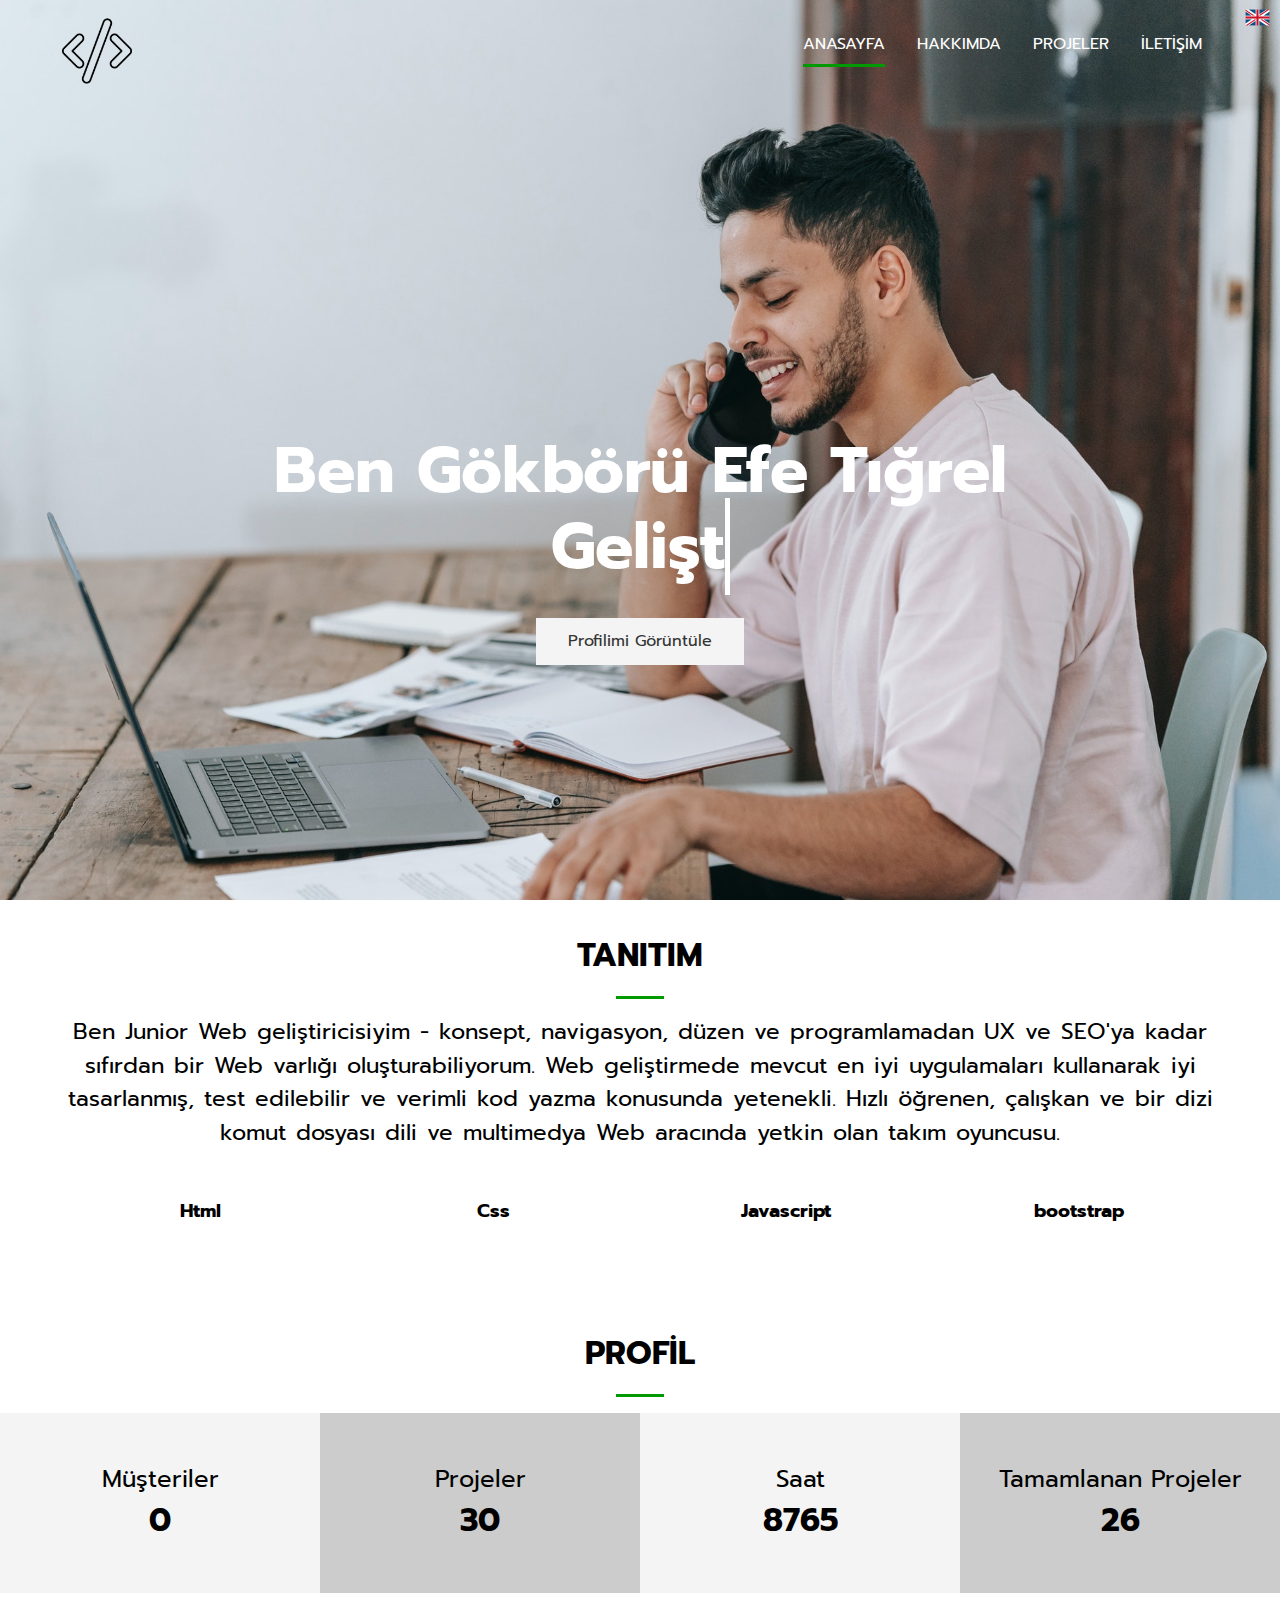
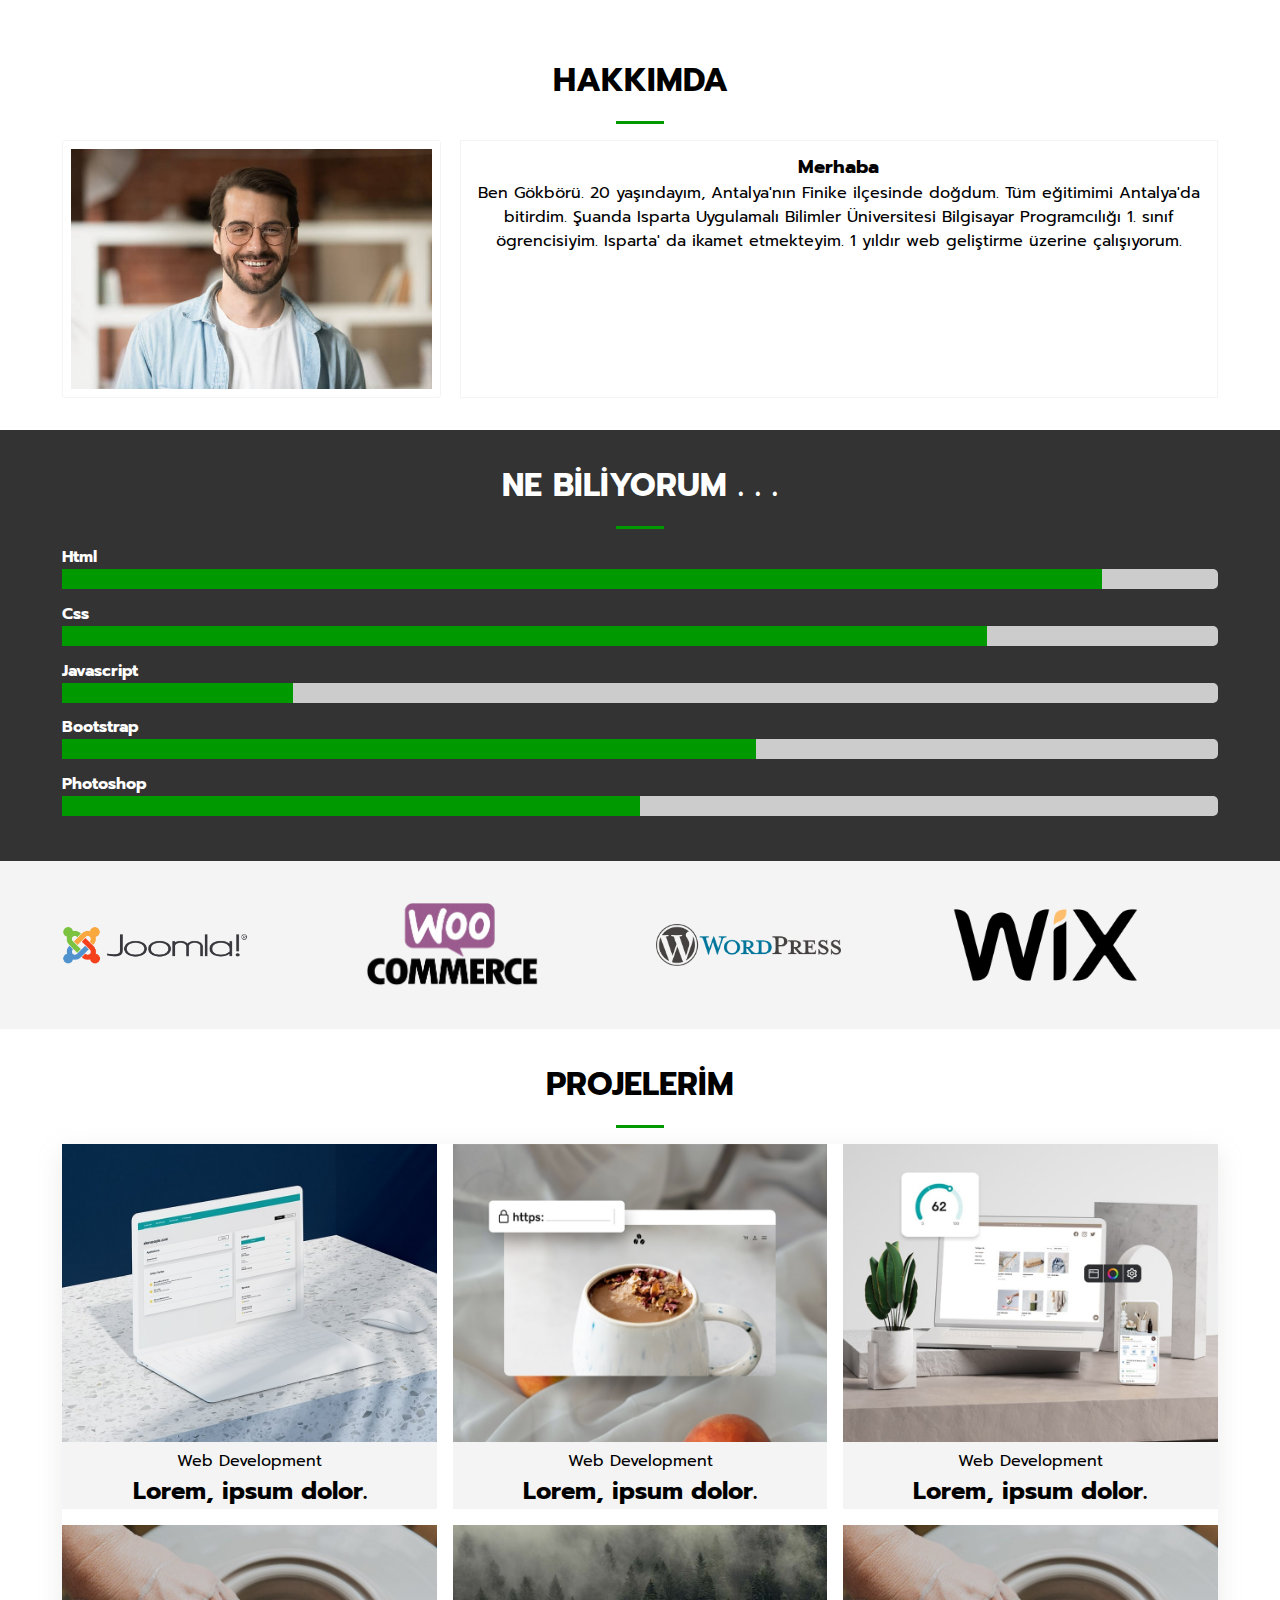
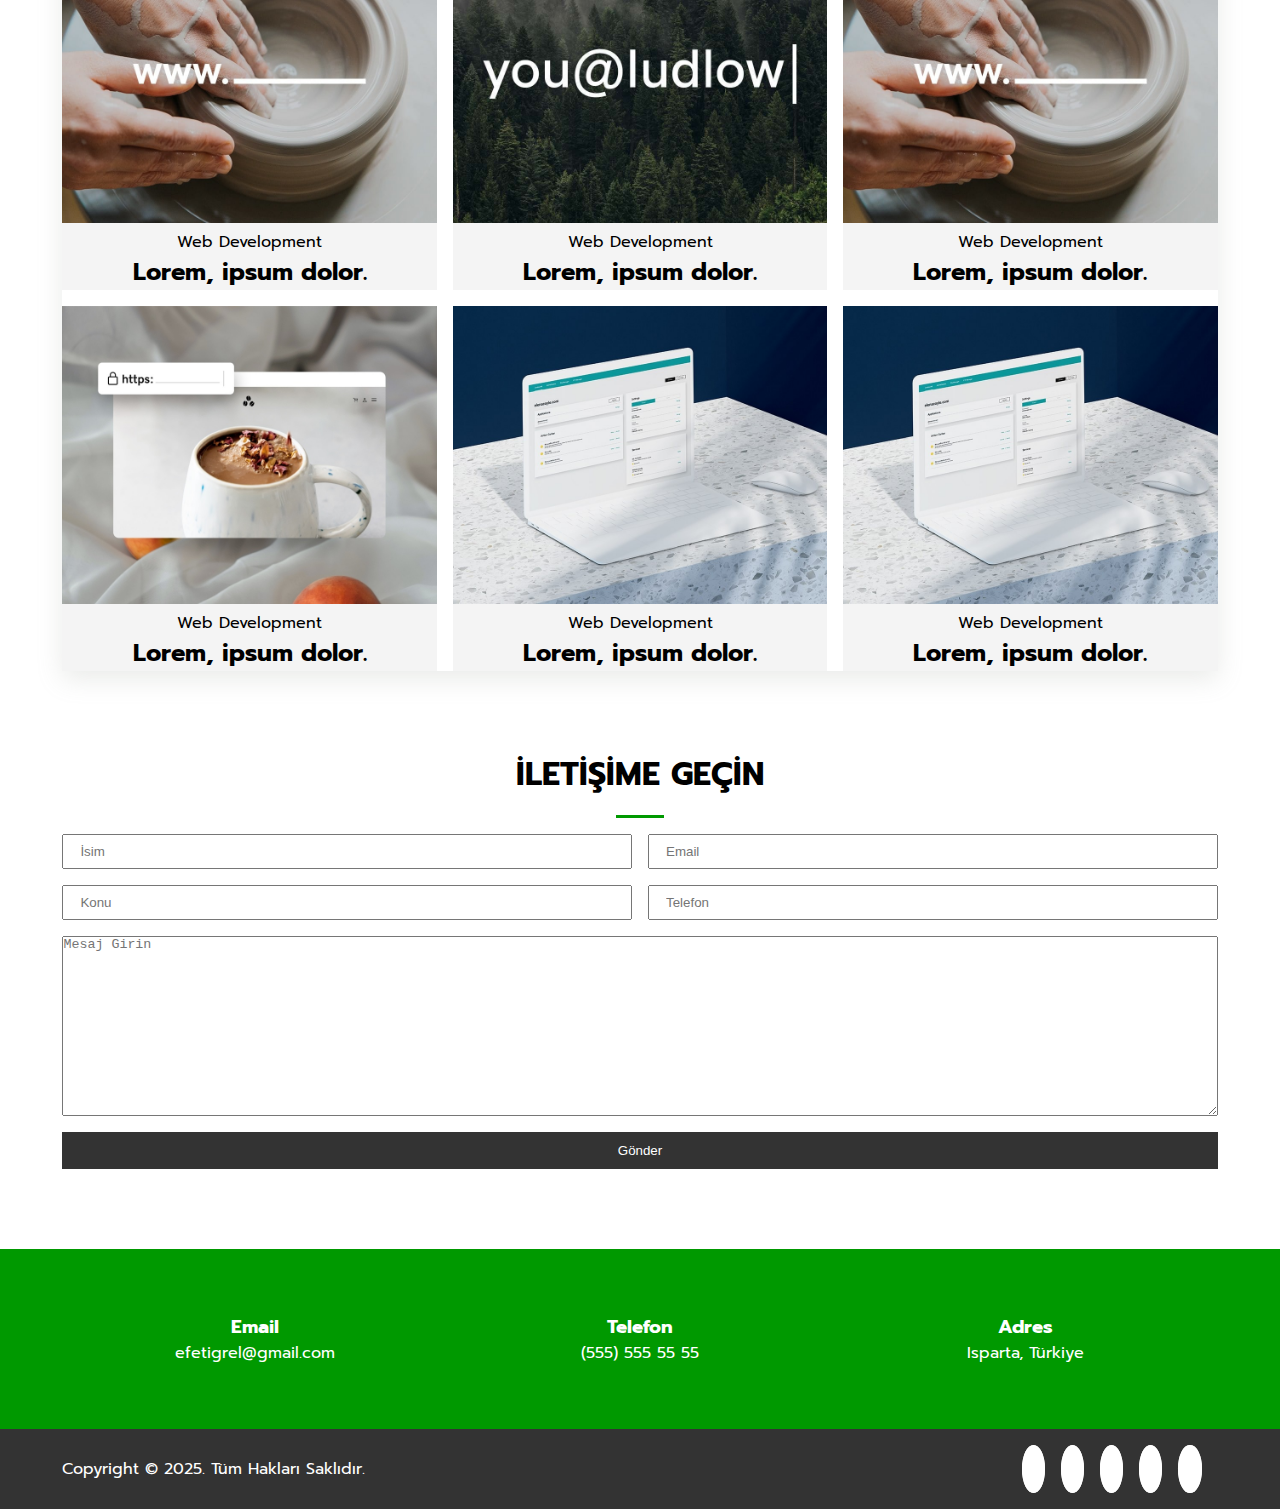
<file: public/index.html>
<!DOCTYPE html>
<html lang="tr">
    <head>
        <meta charset="UTF-8" />
        <meta http-equiv="X-UA-Compatible" content="IE=edge" />
        <meta name="viewport" content="width=device-width, initial-scale=1.0" />
        <link rel="icon" href="img/icon.png" />
        <link
            href="https://fonts.googleapis.com/css2?family=Prompt&display=swap"
            rel="stylesheet"
        />
        <link
            rel="stylesheet"
            href="https://cdnjs.cloudflare.com/ajax/libs/font-awesome/6.1.1/css/all.min.css"
            integrity="sha512-KfkfwYDsLkIlwQp6LFnl8zNdLGxu9YAA1QvwINks4PhcElQSvqcyVLLD9aMhXd13uQjoXtEKNosOWaZqXgel0g=="
            crossorigin="anonymous"
            referrerpolicy="no-referrer"
        />
        <link
            rel="stylesheet"
            href="https://cdnjs.cloudflare.com/ajax/libs/animate.css/4.1.1/animate.min.css"
        />
        <link rel="stylesheet" href="css/main.css" />

        <title>Web Geliştirici - Gökbörü Efe Tığrel</title>
    </head>
    <body>
        <!-- ===================== HEADER ===================== -->
        <header id="header__home">
            <div class="container">
                <nav class="main-nav">
                    <img src="img/logo.png" alt="" class="main-nav__logo" />
                    <ul class="main-nav__items">
                        <li>
                            <a href="index.html" class="active">Anasayfa</a>
                        </li>
                        <li><a href="#about-a">Hakkımda</a></li>
                        <li><a href="#projects">Projeler</a></li>
                        <li><a href="#contact-a">İletişim</a></li>
                    </ul>
                </nav>
                <div class="header-content">
                    <h1>
                        Ben Gökbörü Efe Tığrel
                        <span
                            class="typewrite"
                            data-period="1000"
                            data-type='["Geliştirici","Tasarımcı","Öğrenci","Stajyer"]'
                        ></span>
                    </h1>
                    <a
                        href=""
                        class="btn-light animate__animated animate__swing my-2"
                    >
                        Profilimi Görüntüle
                    </a>
                </div>
            </div>
        </header>

        <!-- ===================== HOME ===================== -->

        <!-- section a -->
        <section id="home__a" class="text-center py-2">
            <div class="container">
                <h2 class="section-title">Tanıtım</h2>
                <div class="border-bottom"></div>
                <p class="lead">
                    Ben Junior Web geliştiricisiyim - konsept, navigasyon, düzen
                    ve programlamadan UX ve SEO'ya kadar sıfırdan bir Web
                    varlığı oluşturabiliyorum. Web geliştirmede mevcut en iyi
                    uygulamaları kullanarak iyi tasarlanmış, test edilebilir ve
                    verimli kod yazma konusunda yetenekli. Hızlı öğrenen,
                    çalışkan ve bir dizi komut dosyası dili ve multimedya Web
                    aracında yetkin olan takım oyuncusu.
                </p>
                <div class="skills my-3">
                    <div>
                        <i class="fa-brands fa-html5 fa-3x"></i>
                        <h3>Html</h3>
                        <!-- <p>
                            Lorem ipsum dolor sit amet consectetur adipisicing
                            elit. Possimus, quis!
                        </p> -->
                    </div>
                    <div>
                        <i class="fa-brands fa-css3 fa-3x"></i>
                        <h3>Css</h3>
                        <!-- <p>
                            Lorem ipsum dolor sit amet consectetur adipisicing
                            elit. Possimus, quis!
                        </p> -->
                    </div>
                    <div>
                        <i class="fa-brands fa-js fa-3x"></i>
                        <h3>Javascript</h3>
                        <!-- <p>
                            Lorem ipsum dolor sit amet consectetur adipisicing
                            elit. Possimus, quis!
                        </p> -->
                    </div>
                    <div>
                        <i class="fa-brands fa-bootstrap fa-3x"></i>
                        <h3>bootstrap</h3>
                        <!-- <p>
                            Lorem ipsum dolor sit amet consectetur adipisicing
                            elit. Possimus, quis!
                        </p> -->
                    </div>
                </div>
            </div>
        </section>

        <!-- section b -->
        <section id="home__b" class="text-center py-2">
            <div class="container">
                <h2 class="section-title">Profil</h2>
                <div class="border-bottom"></div>
                <!-- <p class="lead">
                    Lorem ipsum dolor sit amet consectetur adipisicing elit.
                    Inventore, excepturi earum? Dicta cum quaerat voluptatum!
                </p> -->
            </div>
            <div class="profile">
                <div>
                    <ul>
                        <li><i class="fas fa-users fa-3x"></i></li>
                        <li class="title">Müşteriler</li>
                        <li class="number">0</li>
                    </ul>
                </div>
                <div>
                    <ul>
                        <li><i class="fas fa-award fa-3x"></i></li>
                        <li class="title">Projeler</li>
                        <li class="number">30</li>
                    </ul>
                </div>
                <div>
                    <ul>
                        <li>
                            <i class="fas fa-hourglass-start fa-3x"></i>
                        </li>
                        <li class="title">Saat</li>
                        <li class="number">8765</li>
                    </ul>
                </div>
                <div>
                    <ul>
                        <li><i class="fas fa-code-branch fa-3x"></i></li>
                        <li class="title">Tamamlanan Projeler</li>
                        <li class="number">26</li>
                    </ul>
                </div>
            </div>
        </section>

        <!-- section c -->
        <!-- <section id="home__c" class="text-center py-2">
            <div class="container">
                <h2 class="section-title">Çalışma Süreci</h2>
                <div class="border-bottom"></div>
                <p class="lead">
                    Lorem ipsum dolor sit amet consectetur adipisicing elit.
                    Totam ducimus aspernatur vero eveniet nemo iusto vel in
                    tempora, libero reiciendis.
                </p>
                <div class="process">
                    <div>
                        <i
                            class="fa-solid fa-layer-group fa-4x process__icon my-2"
                        >
                            <div class="process__step">1</div>
                        </i>
                        <h3>Adım 1</h3>
                        <p>
                            Lorem ipsum dolor sit amet consectetur, adipisicing
                            elit. Porro assumenda deleniti repellat quis? Eos,
                            aspernatur!
                        </p>
                    </div>
                    <div>
                        <i class="fa-solid fa-eye fa-4x process__icon my-2">
                            <div class="process__step">2</div>
                        </i>
                        <h3>Adım 2</h3>
                        <p>
                            Lorem ipsum dolor sit amet consectetur, adipisicing
                            elit. Porro assumenda deleniti repellat quis? Eos,
                            aspernatur!
                        </p>
                    </div>
                    <div>
                        <i
                            class="fas fa-object-ungroup fa-4x process__icon my-2"
                        >
                            <div class="process__step">3</div>
                        </i>
                        <h3>Adım 3</h3>
                        <p>
                            Lorem ipsum dolor sit amet consectetur, adipisicing
                            elit. Porro assumenda deleniti repellat quis? Eos,
                            aspernatur!
                        </p>
                    </div>
                    <div>
                        <i class="fas fa-file-alt fa-4x process__icon my-2">
                            <div class="process__step">4</div>
                        </i>
                        <h3>Adım 4</h3>
                        <p>
                            Lorem ipsum dolor sit amet consectetur, adipisicing
                            elit. Porro assumenda deleniti repellat quis? Eos,
                            aspernatur!
                        </p>
                    </div>
                </div>
            </div>
        </section> -->

        <!-- ===================== ABOUT ===================== -->

        <!-- section a -->
        <section id="about-a" class="text-center py-2">
            <div class="container">
                <h2 class="section-title">Hakkımda</h2>
                <div class="border-bottom"></div>
                <!-- <p class="lead">
                    Lorem ipsum dolor sit amet consectetur adipisicing elit.
                    Fuga iusto, quod nesciunt sit quisquam alias error debitis
                    labore voluptatibus quibusdam!
                </p> -->
                <div class="info">
                    <img src="img/about.jpeg" alt="" class="info__image" />
                    <div class="info__bio">
                        <h3>Merhaba</h3>
                        <p>
                            Ben Gökbörü. 20 yaşındayım, Antalya'nın Finike
                            ilçesinde doğdum. Tüm eğitimimi Antalya'da bitirdim.
                            Şuanda Isparta Uygulamalı Bilimler Üniversitesi
                            Bilgisayar Programcılığı 1. sınıf ögrencisiyim.
                            Isparta' da ikamet etmekteyim. 1 yıldır web
                            geliştirme üzerine çalışıyorum.
                        </p>
                    </div>
                </div>
            </div>
        </section>

        <!-- section b -->
        <section id="about-b" class="bg-dark py-2">
            <div class="container">
                <h2 class="section-title">Ne Biliyorum . . .</h2>
                <div class="border-bottom"></div>
                <div id="progress-bars">
                    <h4>Html</h4>
                    <div class="progress 1">
                        <div style="width: 90%"></div>
                    </div>
                    <h4>Css</h4>
                    <div class="progress 2">
                        <div style="width: 80%"></div>
                    </div>
                    <h4>Javascript</h4>
                    <div class="progress 3">
                        <div style="width: 20%"></div>
                    </div>
                    <h4>Bootstrap</h4>
                    <div class="progress 4">
                        <div style="width: 60%"></div>
                    </div>
                    <h4>Photoshop</h4>
                    <div class="progress 4">
                        <div style="width: 50%"></div>
                    </div>
                </div>
            </div>
        </section>

        <!-- section c -->
        <section id="about-c" class="bg-light py-2">
            <div class="container">
                <div class="about-logos">
                    <img src="img/joomla.png" alt="" />
                    <img src="img/woocommerce.png" alt="" />
                    <img src="img/wordpress.png" alt="" />
                    <img src="img/wix.png" alt="" />
                </div>
            </div>
        </section>

        <!-- section d -->
        <!-- <section id="about-d" class="py-2">
            <div class="container">
                <h2 class="section-title">Referanslar</h2>
                <div class="border-bottom"></div>
                <p class="lead text-center">
                    Lorem ipsum dolor sit, amet consectetur adipisicing.
                </p>
                <div class="references owl-carousel owl-theme">
                    <div>
                        <p>
                            Lorem ipsum dolor sit amet consectetur adipisicing
                            elit. Dignissimos illum molestiae repudiandae
                            explicabo est alias, soluta exercitationem ad
                            quisquam numquam.
                        </p>
                        <ul>
                            <li><img src="img/user-1.jpeg" alt="" /></li>
                            <li>Lorem, ipsum dolor.</li>
                        </ul>
                    </div>
                    <div>
                        <p>
                            Lorem ipsum dolor sit amet consectetur adipisicing
                            elit. Dignissimos illum molestiae repudiandae
                            explicabo est alias, soluta exercitationem ad
                            quisquam numquam.
                        </p>
                        <ul>
                            <li><img src="img/user-1.jpeg" alt="" /></li>
                            <li>Lorem, ipsum dolor.</li>
                        </ul>
                    </div>
                    <div>
                        <p>
                            Lorem ipsum dolor sit amet consectetur adipisicing
                            elit. Dignissimos illum molestiae repudiandae
                            explicabo est alias, soluta exercitationem ad
                            quisquam numquam.
                        </p>
                        <ul>
                            <li><img src="img/user-2.jpeg" alt="" /></li>
                            <li>Lorem, ipsum dolor.</li>
                        </ul>
                    </div>
                    <div>
                        <p>
                            Lorem ipsum dolor sit amet consectetur adipisicing
                            elit. Dignissimos illum molestiae repudiandae
                            explicabo est alias, soluta exercitationem ad
                            quisquam numquam.
                        </p>
                        <ul>
                            <li><img src="img/user-3.jpeg" alt="" /></li>
                            <li>Lorem, ipsum dolor.</li>
                        </ul>
                    </div>
                    <div>
                        <p>
                            Lorem ipsum dolor sit amet consectetur adipisicing
                            elit. Dignissimos illum molestiae repudiandae
                            explicabo est alias, soluta exercitationem ad
                            quisquam numquam.
                        </p>
                        <ul>
                            <li><img src="img/user-4.jpeg" alt="" /></li>
                            <li>Lorem, ipsum dolor.</li>
                        </ul>
                    </div>
                </div>
            </div>
        </section> -->

        <!-- ===================== PROJECTS ===================== -->

        <section id="projects" class="text-center py-2">
            <div class="container">
                <h2 class="section-title">Projelerim</h2>
                <div class="border-bottom"></div>
                <!-- <div class="lead">Lorem ipsum dolor sit amet.</div> -->

                <div class="items">
                    <div class="item">
                        <div class="item__image">
                            <a href="img/work-1.jpeg" data-lightbox="roadtrip">
                                <img src="img/work-1.jpeg" alt="" />
                            </a>
                        </div>
                        <div class="item__text">
                            <div class="item__text__wrap">
                                <p class="item__text__category">
                                    Web Development
                                </p>
                                <h2 class="item__text__title">
                                    Lorem, ipsum dolor.
                                </h2>
                            </div>
                        </div>
                    </div>
                    <div class="item">
                        <div class="item__image">
                            <a href="img/work-2.jpeg" data-lightbox="roadtrip">
                                <img src="img/work-2.jpeg" alt="" />
                            </a>
                        </div>
                        <div class="item__text">
                            <div class="item__text__wrap">
                                <p class="item__text__category">
                                    Web Development
                                </p>
                                <h2 class="item__text__title">
                                    Lorem, ipsum dolor.
                                </h2>
                            </div>
                        </div>
                    </div>
                    <div class="item">
                        <div class="item__image">
                            <a href="img/work-3.jpeg" data-lightbox="roadtrip">
                                <img src="img/work-3.jpeg" alt="" />
                            </a>
                        </div>
                        <div class="item__text">
                            <div class="item__text__wrap">
                                <p class="item__text__category">
                                    Web Development
                                </p>
                                <h2 class="item__text__title">
                                    Lorem, ipsum dolor.
                                </h2>
                            </div>
                        </div>
                    </div>
                    <div class="item">
                        <div class="item__image">
                            <a href="#">
                                <img src="img/work-4.jpeg" alt="" />
                            </a>
                        </div>
                        <div class="item__text">
                            <div class="item__text__wrap">
                                <p class="item__text__category">
                                    Web Development
                                </p>
                                <h2 class="item__text__title">
                                    Lorem, ipsum dolor.
                                </h2>
                            </div>
                        </div>
                    </div>
                    <div class="item">
                        <div class="item__image">
                            <a href="#">
                                <img src="img/work-5.jpeg" alt="" />
                            </a>
                        </div>
                        <div class="item__text">
                            <div class="item__text__wrap">
                                <p class="item__text__category">
                                    Web Development
                                </p>
                                <h2 class="item__text__title">
                                    Lorem, ipsum dolor.
                                </h2>
                            </div>
                        </div>
                    </div>
                    <div class="item">
                        <div class="item__image">
                            <a href="#">
                                <img src="img/work-4.jpeg" alt="" />
                            </a>
                        </div>
                        <div class="item__text">
                            <div class="item__text__wrap">
                                <p class="item__text__category">
                                    Web Development
                                </p>
                                <h2 class="item__text__title">
                                    Lorem, ipsum dolor.
                                </h2>
                            </div>
                        </div>
                    </div>
                    <div class="item">
                        <div class="item__image">
                            <a href="#">
                                <img src="img/work-2.jpeg" alt="" />
                            </a>
                        </div>
                        <div class="item__text">
                            <div class="item__text__wrap">
                                <p class="item__text__category">
                                    Web Development
                                </p>
                                <h2 class="item__text__title">
                                    Lorem, ipsum dolor.
                                </h2>
                            </div>
                        </div>
                    </div>
                    <div class="item">
                        <div class="item__image">
                            <a href="#">
                                <img src="img/work-1.jpeg" alt="" />
                            </a>
                        </div>
                        <div class="item__text">
                            <div class="item__text__wrap">
                                <p class="item__text__category">
                                    Web Development
                                </p>
                                <h2 class="item__text__title">
                                    Lorem, ipsum dolor.
                                </h2>
                            </div>
                        </div>
                    </div>
                    <div class="item">
                        <div class="item__image">
                            <a href="#">
                                <img src="img/work-1.jpeg" alt="" />
                            </a>
                        </div>
                        <div class="item__text">
                            <div class="item__text__wrap">
                                <p class="item__text__category">
                                    Web Development
                                </p>
                                <h2 class="item__text__title">
                                    Lorem, ipsum dolor.
                                </h2>
                            </div>
                        </div>
                    </div>
                </div>
            </div>
        </section>

        <!-- ===================== CONTACT ===================== -->

        <section id="contact-a" class="text-center py-3">
            <div class="container">
                <h2 class="section-title">İletişime Geçin</h2>
                <div class="border-bottom"></div>
                <!-- <p class="lead">Lorem ipsum dolor sit amet.</p> -->
                <form
                    data-netlify="true"
                    data-netlify-recaptcha="true"
                    action="https://formspree.io/f/mwkyzeql"
                    method="POST"
                >
                    <div class="form-fields">
                        <input
                            type="text"
                            class="name input warning-text"
                            name="name"
                            id="name"
                            placeholder="İsim"
                            required
                        />
                        <input
                            type="text"
                            class="subject input"
                            name="subject"
                            placeholder="Konu"
                            id="subject"
                            required
                        />
                        <input
                            type="email"
                            class="email input warning-text"
                            name="email"
                            id="email"
                            placeholder="Email"
                            required
                        />
                        <input
                            type="tel"
                            class="phone input"
                            name="phone"
                            id="phone"
                            placeholder="Telefon"
                        />
                        <textarea
                            name="message input"
                            class="message"
                            id="message"
                            placeholder="Mesaj Girin"
                            required
                        ></textarea>
                        <div data-netlify-recaptcha="true"></div>
                        <button type="submit" class="btn-dark">Gönder</button>
                    </div>
                </form>
            </div>
        </section>

        <!-- ===================== CONTACT-B ===================== -->

        <section id="contact-b" class="bg-primary py-4">
            <div class="container">
                <div class="contact-info">
                    <div>
                        <i class="fas fa-envelope fa-2x"></i>
                        <h3>Email</h3>
                        <p>efetigrel@gmail.com</p>
                    </div>
                    <div>
                        <i class="fas fa-phone fa-2x"> </i>
                        <h3>Telefon</h3>
                        <p>(555) 555 55 55</p>
                    </div>
                    <div>
                        <i class="fas fa-address-card fa-2x"></i>
                        <h3>Adres</h3>
                        <p>Isparta, Türkiye</p>
                    </div>
                </div>
            </div>
        </section>

        <!-- ===================== FOOTER ===================== -->

        <footer id="main-footer">
            <div class="footer-content container">
                <p>Copyright &copy; 2025. Tüm Hakları Saklıdır.</p>

                <div class="social">
                    <a
                        class="fab fa-github"
                        href="https://github.com/efetigrel"
                    ></a>

                    <a
                        class="fab fa-facebook"
                        href="https://www.facebook.com/profile.php?id=100054423336694"
                    ></a>
                    <a
                        class="fab fa-twitter"
                        href="https://twitter.com/efetigrel"
                    ></a>
                    <a
                        class="fab fa-instagram"
                        href="https://www.secure.instagram.com/efe_tgrll/?hl=tr"
                    ></a>
                    <a
                        class="fab fa-linkedin"
                        href="https://www.linkedin.com/in/g%C3%B6kb%C3%B6r%C3%BC-efe-ti%C4%9Frel-671673228"
                    ></a>
                </div>
            </div>

            <a href="#header__home" id="backtotop">
                <i class="fas fa-chevron-circle-up"></i>
            </a>

            <a href="en.html" id="lang">
                <img src="img/england.png" alt="" />
            </a>
        </footer>

        <script src="js/jquery.min.js"></script>
        <script src="js/type-writer.js"></script>
    </body>
</html>
</file>
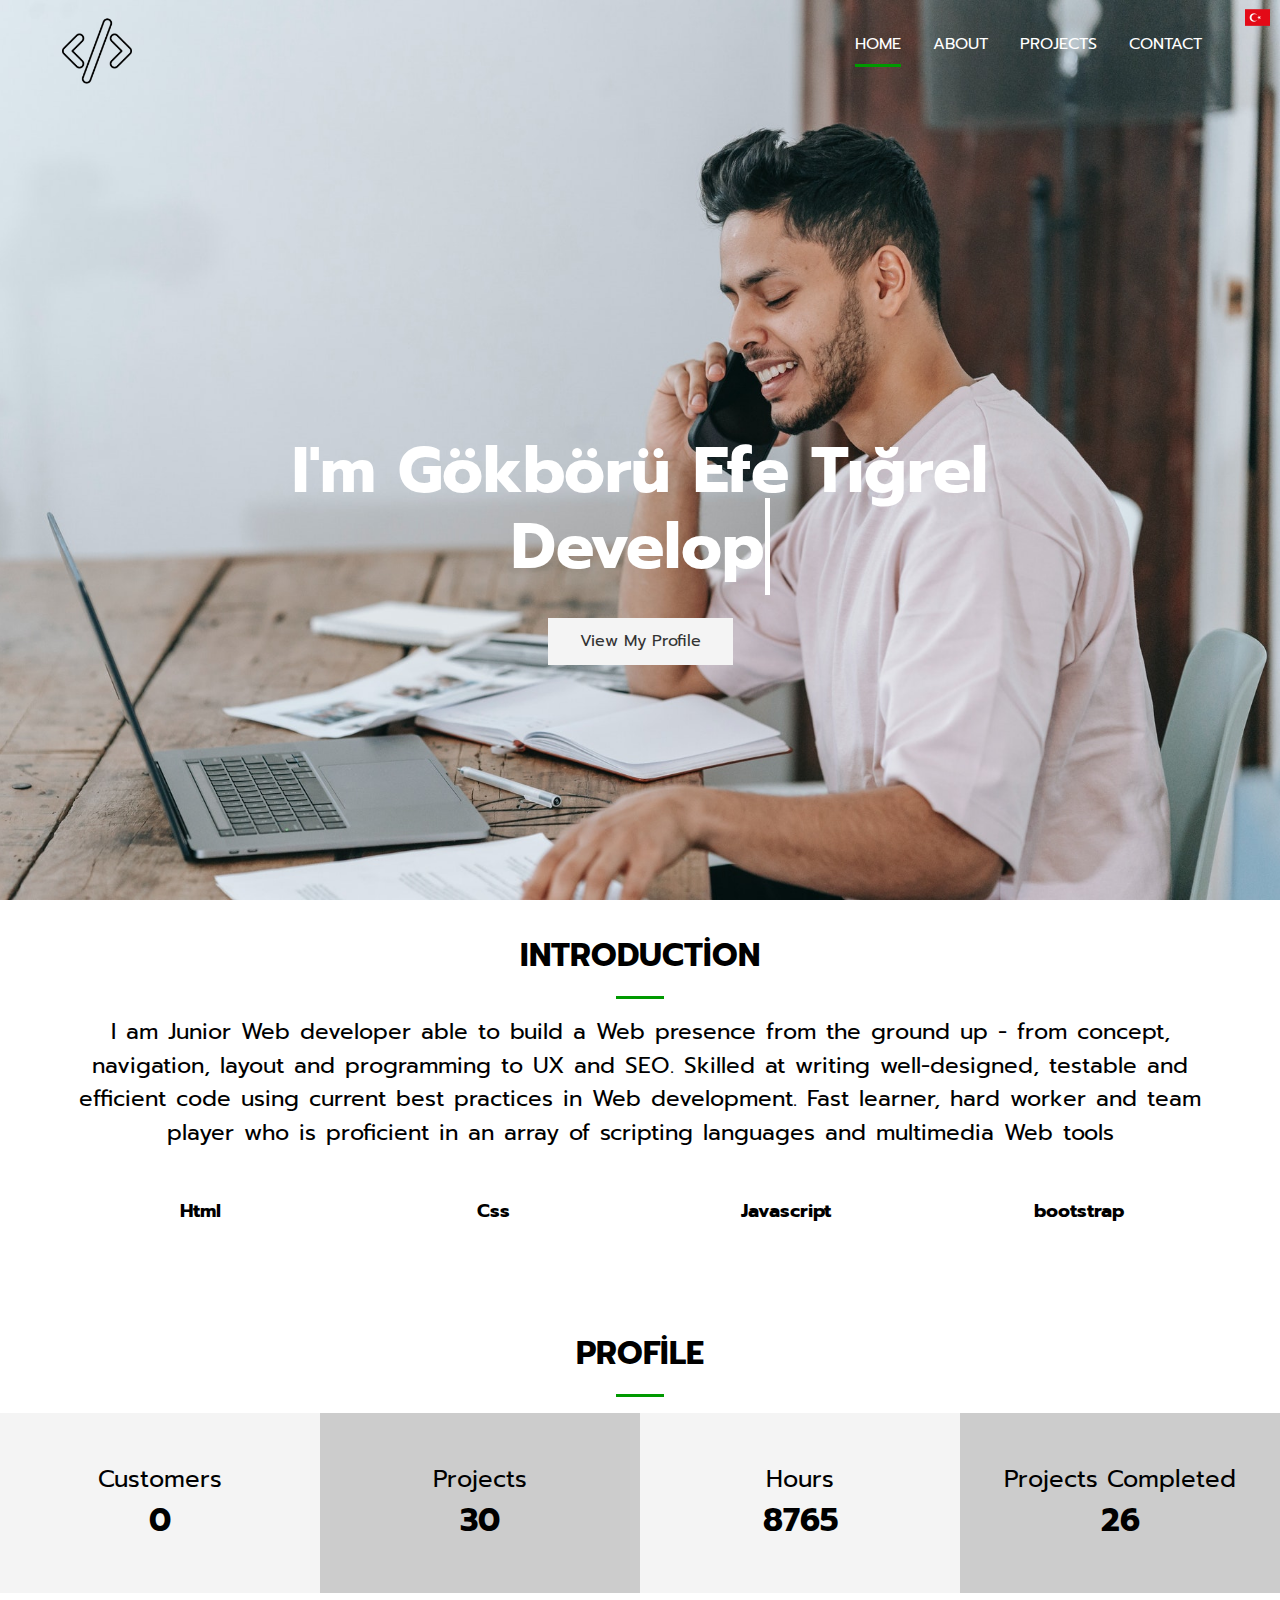
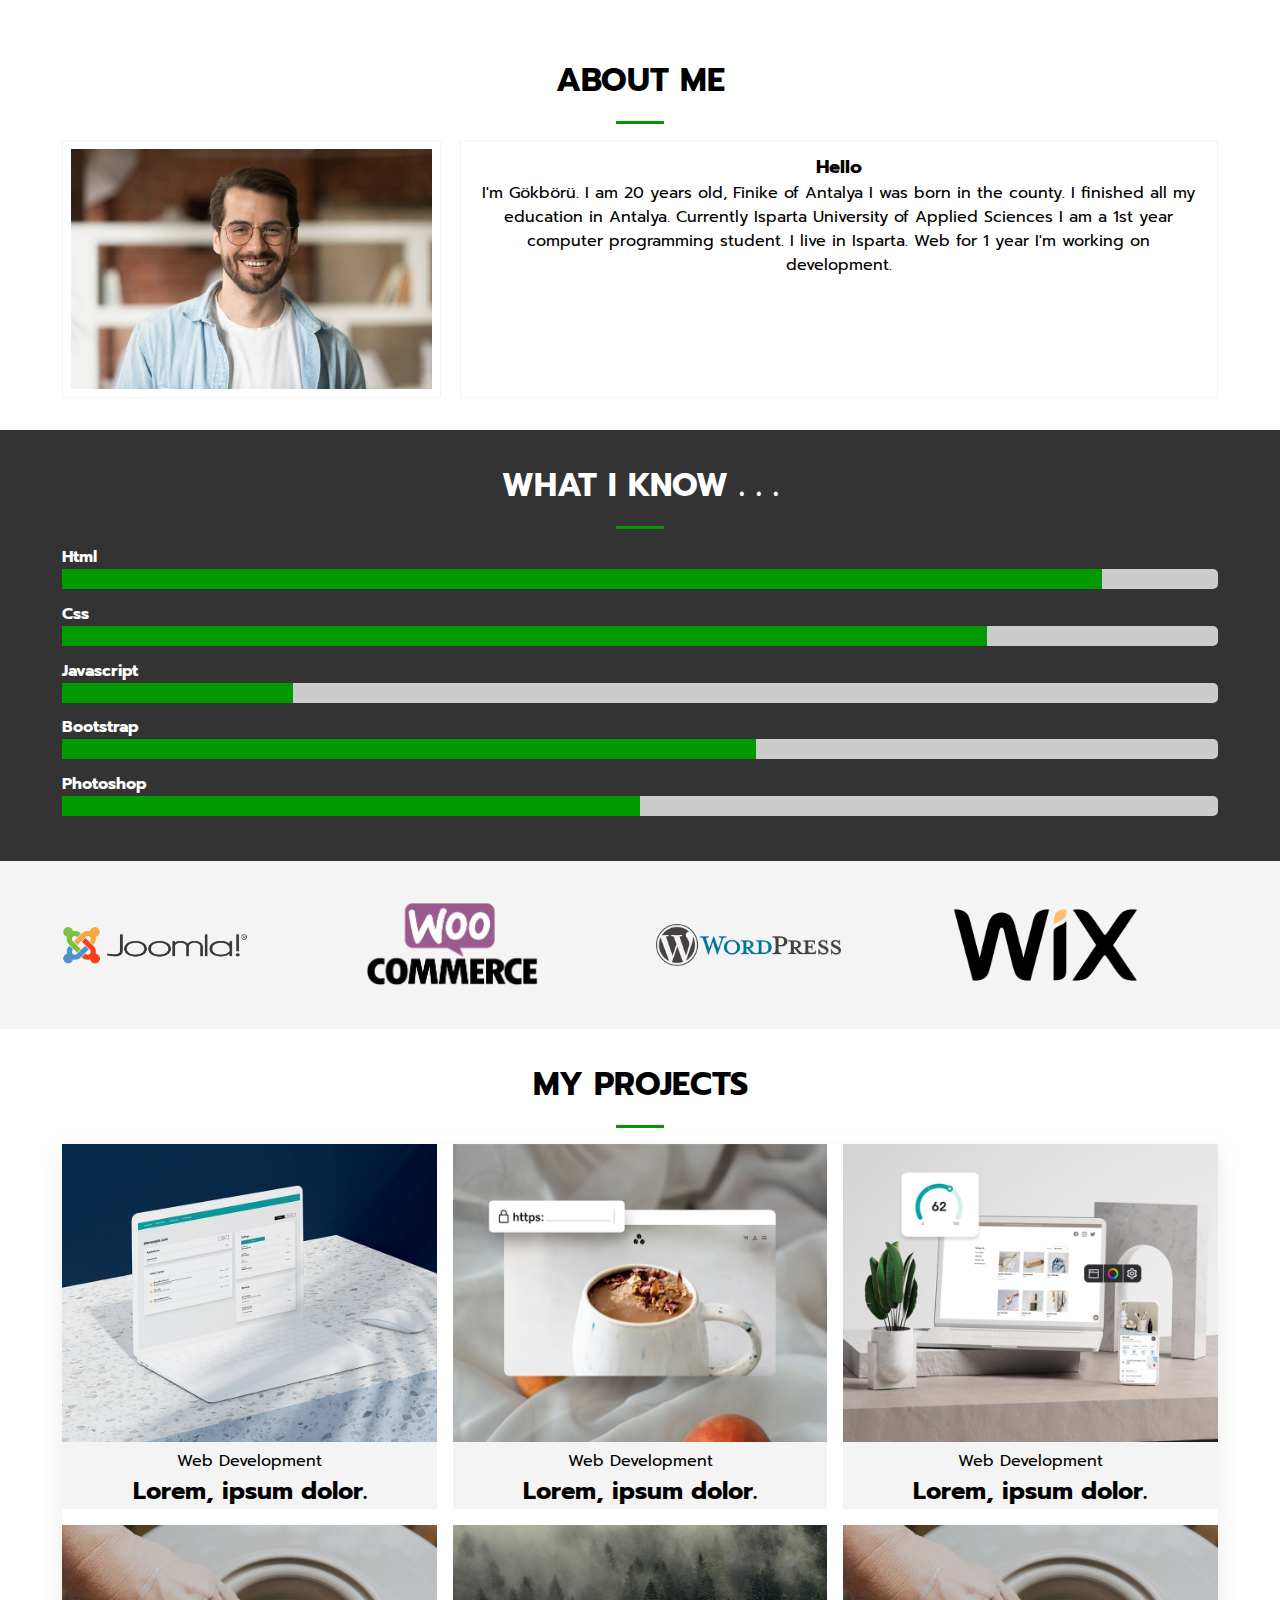
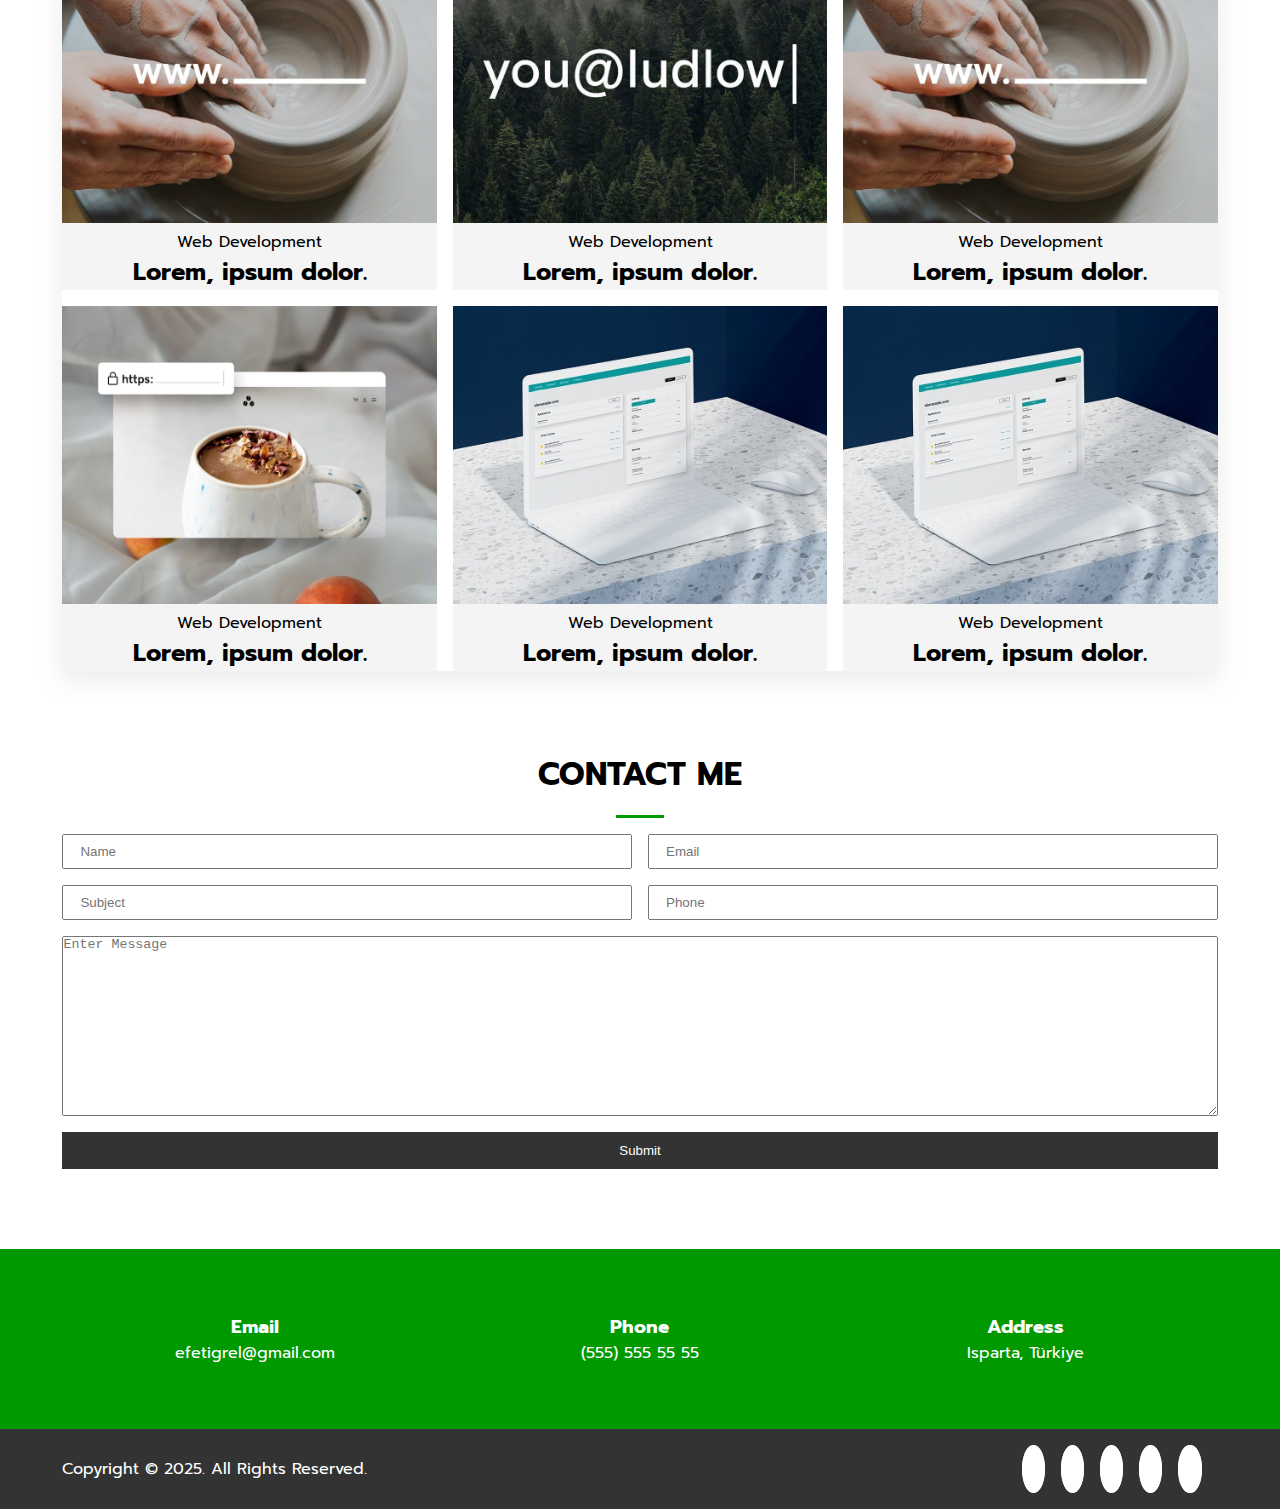
<file: public/en.html>
<!DOCTYPE html>
<html lang="tr">
    <head>
        <meta charset="UTF-8" />
        <meta http-equiv="X-UA-Compatible" content="IE=edge" />
        <meta name="viewport" content="width=device-width, initial-scale=1.0" />
        <link rel="icon" href="img/icon.png" />
        <link
            href="https://fonts.googleapis.com/css2?family=Prompt&display=swap"
            rel="stylesheet"
        />
        <link
            rel="stylesheet"
            href="https://cdnjs.cloudflare.com/ajax/libs/font-awesome/6.1.1/css/all.min.css"
            integrity="sha512-KfkfwYDsLkIlwQp6LFnl8zNdLGxu9YAA1QvwINks4PhcElQSvqcyVLLD9aMhXd13uQjoXtEKNosOWaZqXgel0g=="
            crossorigin="anonymous"
            referrerpolicy="no-referrer"
        />
        <link
            rel="stylesheet"
            href="https://cdnjs.cloudflare.com/ajax/libs/animate.css/4.1.1/animate.min.css"
        />
        <link rel="stylesheet" href="css/main.css" />

        <title>Web Developer - Gökbörü Efe Tığrel</title>
    </head>
    <body>
        <!-- ===================== HEADER ===================== -->
        <header id="header__home">
            <div class="container">
                <nav class="main-nav">
                    <img src="img/logo.png" alt="" class="main-nav__logo" />
                    <ul class="main-nav__items">
                        <li>
                            <a href="index.html" class="active">Home</a>
                        </li>
                        <li><a href="#about-a">About</a></li>
                        <li><a href="#projects">Projects</a></li>
                        <li><a href="#contact-a">Contact</a></li>
                    </ul>
                </nav>
                <div class="header-content">
                    <h1>
                        I'm Gökbörü Efe Tığrel
                        <span
                            class="typewrite"
                            data-period="1000"
                            data-type='["Developer","Designer","Student","Intern"]'
                        ></span>
                    </h1>
                    <a
                        href=""
                        class="btn-light animate__animated animate__swing my-2"
                    >
                        View My Profile
                    </a>
                </div>
            </div>
        </header>

        <!-- ===================== HOME ===================== -->

        <!-- section a -->
        <section id="home__a" class="text-center py-2">
            <div class="container">
                <h2 class="section-title">Introduction</h2>
                <div class="border-bottom"></div>
                <p class="lead">
                    I am Junior Web developer able to build a Web presence from
                    the ground up - from concept, navigation, layout and
                    programming to UX and SEO. Skilled at writing well-designed,
                    testable and efficient code using current best practices in
                    Web development. Fast learner, hard worker and team player
                    who is proficient in an array of scripting languages and
                    multimedia Web tools
                </p>
                <div class="skills my-3">
                    <div>
                        <i class="fa-brands fa-html5 fa-3x"></i>
                        <h3>Html</h3>
                        <!-- <p>
                            Lorem ipsum dolor sit amet consectetur adipisicing
                            elit. Possimus, quis!
                        </p> -->
                    </div>
                    <div>
                        <i class="fa-brands fa-css3 fa-3x"></i>
                        <h3>Css</h3>
                        <!-- <p>
                            Lorem ipsum dolor sit amet consectetur adipisicing
                            elit. Possimus, quis!
                        </p> -->
                    </div>
                    <div>
                        <i class="fa-brands fa-js fa-3x"></i>
                        <h3>Javascript</h3>
                        <!-- <p>
                            Lorem ipsum dolor sit amet consectetur adipisicing
                            elit. Possimus, quis!
                        </p> -->
                    </div>
                    <div>
                        <i class="fa-brands fa-bootstrap fa-3x"></i>
                        <h3>bootstrap</h3>
                        <!-- <p>
                            Lorem ipsum dolor sit amet consectetur adipisicing
                            elit. Possimus, quis!
                        </p> -->
                    </div>
                </div>
            </div>
        </section>

        <!-- section b -->
        <section id="home__b" class="text-center py-2">
            <div class="container">
                <h2 class="section-title">Profile</h2>
                <div class="border-bottom"></div>
                <!-- <p class="lead">
                    Lorem ipsum dolor sit amet consectetur adipisicing elit.
                    Inventore, excepturi earum? Dicta cum quaerat voluptatum!
                </p> -->
            </div>
            <div class="profile">
                <div>
                    <ul>
                        <li><i class="fas fa-users fa-3x"></i></li>
                        <li class="title">Customers</li>
                        <li class="number">0</li>
                    </ul>
                </div>
                <div>
                    <ul>
                        <li><i class="fas fa-award fa-3x"></i></li>
                        <li class="title">Projects</li>
                        <li class="number">30</li>
                    </ul>
                </div>
                <div>
                    <ul>
                        <li>
                            <i class="fas fa-hourglass-start fa-3x"></i>
                        </li>
                        <li class="title">Hours</li>
                        <li class="number">8765</li>
                    </ul>
                </div>
                <div>
                    <ul>
                        <li><i class="fas fa-code-branch fa-3x"></i></li>
                        <li class="title">Projects Completed</li>
                        <li class="number">26</li>
                    </ul>
                </div>
            </div>
        </section>

        <!-- section c -->
        <!-- <section id="home__c" class="text-center py-2">
            <div class="container">
                <h2 class="section-title">Çalışma Süreci</h2>
                <div class="border-bottom"></div>
                <p class="lead">
                    Lorem ipsum dolor sit amet consectetur adipisicing elit.
                    Totam ducimus aspernatur vero eveniet nemo iusto vel in
                    tempora, libero reiciendis.
                </p>
                <div class="process">
                    <div>
                        <i
                            class="fa-solid fa-layer-group fa-4x process__icon my-2"
                        >
                            <div class="process__step">1</div>
                        </i>
                        <h3>Adım 1</h3>
                        <p>
                            Lorem ipsum dolor sit amet consectetur, adipisicing
                            elit. Porro assumenda deleniti repellat quis? Eos,
                            aspernatur!
                        </p>
                    </div>
                    <div>
                        <i class="fa-solid fa-eye fa-4x process__icon my-2">
                            <div class="process__step">2</div>
                        </i>
                        <h3>Adım 2</h3>
                        <p>
                            Lorem ipsum dolor sit amet consectetur, adipisicing
                            elit. Porro assumenda deleniti repellat quis? Eos,
                            aspernatur!
                        </p>
                    </div>
                    <div>
                        <i
                            class="fas fa-object-ungroup fa-4x process__icon my-2"
                        >
                            <div class="process__step">3</div>
                        </i>
                        <h3>Adım 3</h3>
                        <p>
                            Lorem ipsum dolor sit amet consectetur, adipisicing
                            elit. Porro assumenda deleniti repellat quis? Eos,
                            aspernatur!
                        </p>
                    </div>
                    <div>
                        <i class="fas fa-file-alt fa-4x process__icon my-2">
                            <div class="process__step">4</div>
                        </i>
                        <h3>Adım 4</h3>
                        <p>
                            Lorem ipsum dolor sit amet consectetur, adipisicing
                            elit. Porro assumenda deleniti repellat quis? Eos,
                            aspernatur!
                        </p>
                    </div>
                </div>
            </div>
        </section> -->

        <!-- ===================== ABOUT ===================== -->

        <!-- section a -->
        <section id="about-a" class="text-center py-2">
            <div class="container">
                <h2 class="section-title">About Me</h2>
                <div class="border-bottom"></div>
                <!-- <p class="lead">
                    Lorem ipsum dolor sit amet consectetur adipisicing elit.
                    Fuga iusto, quod nesciunt sit quisquam alias error debitis
                    labore voluptatibus quibusdam!
                </p> -->
                <div class="info">
                    <img src="img/about.jpeg" alt="" class="info__image" />
                    <div class="info__bio">
                        <h3>Hello</h3>
                        <p>
                            I'm Gökbörü. I am 20 years old, Finike of Antalya I
                            was born in the county. I finished all my education
                            in Antalya. Currently Isparta University of Applied
                            Sciences I am a 1st year computer programming
                            student. I live in Isparta. Web for 1 year I'm
                            working on development.
                        </p>
                    </div>
                </div>
            </div>
        </section>

        <!-- section b -->
        <section id="about-b" class="bg-dark py-2">
            <div class="container">
                <h2 class="section-title">What I Know . . .</h2>
                <div class="border-bottom"></div>
                <div id="progress-bars">
                    <h4>Html</h4>
                    <div class="progress 1">
                        <div style="width: 90%"></div>
                    </div>
                    <h4>Css</h4>
                    <div class="progress 2">
                        <div style="width: 80%"></div>
                    </div>
                    <h4>Javascript</h4>
                    <div class="progress 3">
                        <div style="width: 20%"></div>
                    </div>
                    <h4>Bootstrap</h4>
                    <div class="progress 4">
                        <div style="width: 60%"></div>
                    </div>
                    <h4>Photoshop</h4>
                    <div class="progress 4">
                        <div style="width: 50%"></div>
                    </div>
                </div>
            </div>
        </section>

        <!-- section c -->
        <section id="about-c" class="bg-light py-2">
            <div class="container">
                <div class="about-logos">
                    <img src="img/joomla.png" alt="" />
                    <img src="img/woocommerce.png" alt="" />
                    <img src="img/wordpress.png" alt="" />
                    <img src="img/wix.png" alt="" />
                </div>
            </div>
        </section>

        <!-- section d -->
        <!-- <section id="about-d" class="py-2">
            <div class="container">
                <h2 class="section-title">Referanslar</h2>
                <div class="border-bottom"></div>
                <p class="lead text-center">
                    Lorem ipsum dolor sit, amet consectetur adipisicing.
                </p>
                <div class="references owl-carousel owl-theme">
                    <div>
                        <p>
                            Lorem ipsum dolor sit amet consectetur adipisicing
                            elit. Dignissimos illum molestiae repudiandae
                            explicabo est alias, soluta exercitationem ad
                            quisquam numquam.
                        </p>
                        <ul>
                            <li><img src="img/user-1.jpeg" alt="" /></li>
                            <li>Lorem, ipsum dolor.</li>
                        </ul>
                    </div>
                    <div>
                        <p>
                            Lorem ipsum dolor sit amet consectetur adipisicing
                            elit. Dignissimos illum molestiae repudiandae
                            explicabo est alias, soluta exercitationem ad
                            quisquam numquam.
                        </p>
                        <ul>
                            <li><img src="img/user-1.jpeg" alt="" /></li>
                            <li>Lorem, ipsum dolor.</li>
                        </ul>
                    </div>
                    <div>
                        <p>
                            Lorem ipsum dolor sit amet consectetur adipisicing
                            elit. Dignissimos illum molestiae repudiandae
                            explicabo est alias, soluta exercitationem ad
                            quisquam numquam.
                        </p>
                        <ul>
                            <li><img src="img/user-2.jpeg" alt="" /></li>
                            <li>Lorem, ipsum dolor.</li>
                        </ul>
                    </div>
                    <div>
                        <p>
                            Lorem ipsum dolor sit amet consectetur adipisicing
                            elit. Dignissimos illum molestiae repudiandae
                            explicabo est alias, soluta exercitationem ad
                            quisquam numquam.
                        </p>
                        <ul>
                            <li><img src="img/user-3.jpeg" alt="" /></li>
                            <li>Lorem, ipsum dolor.</li>
                        </ul>
                    </div>
                    <div>
                        <p>
                            Lorem ipsum dolor sit amet consectetur adipisicing
                            elit. Dignissimos illum molestiae repudiandae
                            explicabo est alias, soluta exercitationem ad
                            quisquam numquam.
                        </p>
                        <ul>
                            <li><img src="img/user-4.jpeg" alt="" /></li>
                            <li>Lorem, ipsum dolor.</li>
                        </ul>
                    </div>
                </div>
            </div>
        </section> -->

        <!-- ===================== PROJECTS ===================== -->

        <section id="projects" class="text-center py-2">
            <div class="container">
                <h2 class="section-title">My Projects</h2>
                <div class="border-bottom"></div>
                <!-- <div class="lead">Lorem ipsum dolor sit amet.</div> -->

                <div class="items">
                    <div class="item">
                        <div class="item__image">
                            <a href="img/work-1.jpeg" data-lightbox="roadtrip">
                                <img src="img/work-1.jpeg" alt="" />
                            </a>
                        </div>
                        <div class="item__text">
                            <div class="item__text__wrap">
                                <p class="item__text__category">
                                    Web Development
                                </p>
                                <h2 class="item__text__title">
                                    Lorem, ipsum dolor.
                                </h2>
                            </div>
                        </div>
                    </div>
                    <div class="item">
                        <div class="item__image">
                            <a href="img/work-2.jpeg" data-lightbox="roadtrip">
                                <img src="img/work-2.jpeg" alt="" />
                            </a>
                        </div>
                        <div class="item__text">
                            <div class="item__text__wrap">
                                <p class="item__text__category">
                                    Web Development
                                </p>
                                <h2 class="item__text__title">
                                    Lorem, ipsum dolor.
                                </h2>
                            </div>
                        </div>
                    </div>
                    <div class="item">
                        <div class="item__image">
                            <a href="img/work-3.jpeg" data-lightbox="roadtrip">
                                <img src="img/work-3.jpeg" alt="" />
                            </a>
                        </div>
                        <div class="item__text">
                            <div class="item__text__wrap">
                                <p class="item__text__category">
                                    Web Development
                                </p>
                                <h2 class="item__text__title">
                                    Lorem, ipsum dolor.
                                </h2>
                            </div>
                        </div>
                    </div>
                    <div class="item">
                        <div class="item__image">
                            <a href="#">
                                <img src="img/work-4.jpeg" alt="" />
                            </a>
                        </div>
                        <div class="item__text">
                            <div class="item__text__wrap">
                                <p class="item__text__category">
                                    Web Development
                                </p>
                                <h2 class="item__text__title">
                                    Lorem, ipsum dolor.
                                </h2>
                            </div>
                        </div>
                    </div>
                    <div class="item">
                        <div class="item__image">
                            <a href="#">
                                <img src="img/work-5.jpeg" alt="" />
                            </a>
                        </div>
                        <div class="item__text">
                            <div class="item__text__wrap">
                                <p class="item__text__category">
                                    Web Development
                                </p>
                                <h2 class="item__text__title">
                                    Lorem, ipsum dolor.
                                </h2>
                            </div>
                        </div>
                    </div>
                    <div class="item">
                        <div class="item__image">
                            <a href="#">
                                <img src="img/work-4.jpeg" alt="" />
                            </a>
                        </div>
                        <div class="item__text">
                            <div class="item__text__wrap">
                                <p class="item__text__category">
                                    Web Development
                                </p>
                                <h2 class="item__text__title">
                                    Lorem, ipsum dolor.
                                </h2>
                            </div>
                        </div>
                    </div>
                    <div class="item">
                        <div class="item__image">
                            <a href="#">
                                <img src="img/work-2.jpeg" alt="" />
                            </a>
                        </div>
                        <div class="item__text">
                            <div class="item__text__wrap">
                                <p class="item__text__category">
                                    Web Development
                                </p>
                                <h2 class="item__text__title">
                                    Lorem, ipsum dolor.
                                </h2>
                            </div>
                        </div>
                    </div>
                    <div class="item">
                        <div class="item__image">
                            <a href="#">
                                <img src="img/work-1.jpeg" alt="" />
                            </a>
                        </div>
                        <div class="item__text">
                            <div class="item__text__wrap">
                                <p class="item__text__category">
                                    Web Development
                                </p>
                                <h2 class="item__text__title">
                                    Lorem, ipsum dolor.
                                </h2>
                            </div>
                        </div>
                    </div>
                    <div class="item">
                        <div class="item__image">
                            <a href="#">
                                <img src="img/work-1.jpeg" alt="" />
                            </a>
                        </div>
                        <div class="item__text">
                            <div class="item__text__wrap">
                                <p class="item__text__category">
                                    Web Development
                                </p>
                                <h2 class="item__text__title">
                                    Lorem, ipsum dolor.
                                </h2>
                            </div>
                        </div>
                    </div>
                </div>
            </div>
        </section>

        <!-- ===================== CONTACT ===================== -->

        <section id="contact-a" class="text-center py-3">
            <div class="container">
                <h2 class="section-title">Contact Me</h2>
                <div class="border-bottom"></div>
                <!-- <p class="lead">Lorem ipsum dolor sit amet.</p> -->
                <form
                    data-netlify="true"
                    data-netlify-recaptcha="true"
                    action="https://formspree.io/f/mwkyzeql"
                    method="POST"
                >
                    <div class="form-fields">
                        <input
                            type="text"
                            class="name input warning-text"
                            name="name"
                            id="name"
                            placeholder="Name"
                            required
                        />
                        <input
                            type="text"
                            class="subject input"
                            name="subject"
                            placeholder="Subject"
                            id="subject"
                            required
                        />
                        <input
                            type="email"
                            class="email input warning-text"
                            name="email"
                            id="email"
                            placeholder="Email"
                            required
                        />
                        <input
                            type="tel"
                            class="phone input"
                            name="phone"
                            id="phone"
                            placeholder="Phone"
                        />
                        <textarea
                            name="message input"
                            class="message"
                            id="message"
                            placeholder="Enter Message"
                            required
                        ></textarea>
                        <div data-netlify-recaptcha="true"></div>
                        <button type="submit" class="btn-dark">Submit</button>
                    </div>
                </form>
            </div>
        </section>

        <!-- ===================== CONTACT-B ===================== -->

        <section id="contact-b" class="bg-primary py-4">
            <div class="container">
                <div class="contact-info">
                    <div>
                        <i class="fas fa-envelope fa-2x"></i>
                        <h3>Email</h3>
                        <p>efetigrel@gmail.com</p>
                    </div>
                    <div>
                        <i class="fas fa-phone fa-2x"> </i>
                        <h3>Phone</h3>
                        <p>(555) 555 55 55</p>
                    </div>
                    <div>
                        <i class="fas fa-address-card fa-2x"></i>
                        <h3>Address</h3>
                        <p>Isparta, Türkiye</p>
                    </div>
                </div>
            </div>
        </section>

        <!-- ===================== FOOTER ===================== -->

        <footer id="main-footer">
            <div class="footer-content container">
                <p>Copyright &copy; 2025. All Rights Reserved.</p>

                <div class="social">
                    <a
                        class="fab fa-github"
                        href="https://github.com/efetigrel"
                    ></a>

                    <a
                        class="fab fa-facebook"
                        href="https://www.facebook.com/profile.php?id=100054423336694"
                    ></a>
                    <a
                        class="fab fa-twitter"
                        href="https://twitter.com/efetigrel"
                    ></a>
                    <a
                        class="fab fa-instagram"
                        href="https://www.secure.instagram.com/efe_tgrll/?hl=tr"
                    ></a>
                    <a
                        class="fab fa-linkedin"
                        href="https://www.linkedin.com/in/g%C3%B6kb%C3%B6r%C3%BC-efe-ti%C4%9Frel-671673228"
                    ></a>
                </div>
            </div>

            <a href="#header__home" id="backtotop">
                <i class="fas fa-chevron-circle-up"></i>
            </a>

            <a href="index.html" id="lang">
                <img src="img/turkey.png" alt="" />
            </a>
        </footer>

        <script src="js/jquery.min.js"></script>
        <script src="js/type-writer.js"></script>
    </body>
</html>
</file>
<file: public/css/main.css>
.container {
    max-width: 1200px;
    padding: 0 1.4rem;
    margin: auto;
}
.btn-primary,
.btn-light,
.btn-dark {
    display: inline-block;
    padding: 0.7rem 2rem;
    transition: all 0.5s;
    border: none;
    cursor: pointer;
}
.btn-primary {
    color: #333;
    background-color: #090;
}
.btn-light {
    color: #333;
    background-color: #f4f4f4;
}
.btn-dark {
    color: #fff;
    background-color: #333;
}
button[class^="btn-"]:hover,
a[class^="btn-"]:hover,
input[class^="btn-"]:hover {
    background-color: #090;
}
.bg-dark {
    background-color: #333;
}
.bg-primary {
    background-color: #090;
}
.bg-light {
    background-color: #f4f4f4;
}
.py-1 {
    padding: 1rem 0;
}
.py-2 {
    padding: 2rem 0;
}
.py-3 {
    padding: 3rem 0;
}
.py-4 {
    padding: 4rem 0;
}
.my-1 {
    margin: 1rem 0;
}
.my-2 {
    margin: 2rem 0;
}
.my-3 {
    margin: 3rem 0;
}
.my-4 {
    margin: 4rem 0;
}
.text-center {
    text-align: center;
}
.section-title {
    font-size: 2rem;
    padding-bottom: 1rem;
    text-transform: uppercase;
    text-align: center;
}
.border-bottom {
    height: 3px;
    width: 3rem;
    background-color: #090;
    margin: 0 auto 1rem auto;
}
.lead {
    font-size: 1.4rem;
    margin-bottom: 2rem;
    word-spacing: 2px;
}
* {
    margin: 0;
    padding: 0;
    box-sizing: border-box;
}
html {
    scroll-behavior: smooth;
}
body {
    background-color: #fff;
    font-family: "Prompt", sans-serif;
    line-height: 1.5;
}
a {
    text-decoration: none;
    color: #333;
}
ul {
    list-style: none;
}
img {
    width: 100%;
}
.main-nav {
    display: flex;
    justify-content: space-between;
    padding-top: 1rem;
}
.main-nav__logo {
    width: 70px;
    height: 70px;
}
.main-nav__items {
    display: flex;
}
.main-nav__items li {
    padding: 1rem 1rem;
}
.main-nav__items li a {
    text-decoration: none;
    color: #fff;
    text-transform: uppercase;
    border-bottom: 3px transparent solid;
    padding-bottom: 0.5rem;
    transition: border-color 0.5s;
}
.main-nav__items li a:hover {
    border-color: #ccc;
}
.main-nav__items li a.active {
    border-color: #090;
}
#header__home {
    background: url("../img/bg.jpeg") no-repeat center right/cover;
    height: 100vh;
    color: #fff;
}
#header__home .header-content {
    text-align: center;
    padding-top: 30%;
}
#header__home h1 {
    font-size: 4rem;
    line-height: 1.2;
}
#header__home .typewrite {
    display: block;
}
#header__inner {
    background: url("../img/bg.jpeg") no-repeat 40% 20% / cover;
    height: 5.5rem;
    border-bottom: 3px solid #090;
}
#home__a .skills {
    display: grid;
    grid-template-columns: repeat(4, 1fr);
    gap: 1rem;
    margin-bottom: 2.5rem;
}
#home__a .skills i {
    color: #090;
    padding-bottom: 0.5rem;
}
#home__b .profile {
    display: grid;
    grid-template-columns: repeat(4, 1fr);
}
#home__b .profile li.title {
    font-size: 1.5rem;
}
#home__b .profile li.number {
    font-size: 2rem;
    font-weight: bold;
}
#home__b .profile div {
    padding: 3rem 0;
}
#home__b .profile div:nth-child(odd) {
    background-color: #f4f4f4;
}
#home__b .profile div:nth-child(even) {
    background-color: #ccc;
}
#home__c .process {
    display: grid;
    grid-template-columns: repeat(4, 1fr);
    gap: 1.5rem;
    text-align: center;
}
#home__c .process__step {
    position: absolute;
    top: 0;
    right: 0;
    font-size: 25px;
    background: #090;
    border-radius: 50%;
    line-height: 15px;
    padding: 1rem;
    transition: all 1s;
}
#home__c .process__icon {
    position: relative;
    width: 125px;
    height: 125px;
    border-radius: 50%;
    background: #333;
    color: #fff;
    padding: 2rem;
    text-align: center;
}
#home__c .process__icon:hover {
    background: #090;
}
#home__c .process__icon:hover .process__step {
    background-color: #333;
}
#about-a .info {
    display: grid;
    grid-template-columns: 1fr 2fr;
    gap: 1.2rem;
}
#about-a .info__image {
    border: 1px solid #f4f4f4;
    padding: 0.5rem;
    border-radius: 3px;
}
#about-a .info__bio {
    border: 1px solid #f4f4f4;
    padding: 0.8rem;
}
#about-b {
    color: #fff;
}
#about-b .progress {
    height: 20px;
    background-color: #ccc;
    border-radius: 5px;
    margin-bottom: 0.8rem;
    animation: 3s infinite;
    animation-timing-function: linear;
}
#about-b .progress div {
    height: 100%;
    text-align: center;
    background-color: #090;
}
#about-c .about-logos {
    display: grid;
    grid-template-columns: repeat(4, 1fr);
    gap: 2rem;
    align-items: center;
}
#about-c .about-logos img {
    width: 70%;
}
#about-d .references ul {
    list-style: none;
    margin-top: 1rem;
    display: flex;
    align-items: center;
}
#about-d .references p {
    border: 1px solid #ccc;
    border-radius: 5px;
    padding: 0.5rem;
}
#about-d .references img {
    width: 50px;
    height: 50px;
    border-radius: 50%;
    padding-right: 0.5rem;
}
#main-footer {
    background: #333;
    color: #fff;
    height: 5rem;
}
#main-footer .footer-content {
    display: flex;
    justify-content: space-between;
    align-items: center;
    height: 5rem;
}
#main-footer .footer-content .social .fab {
    margin-right: 1rem;
    border: 2px solid #fff;
    border-radius: 50%;
    text-align: center;
    padding: 0.6rem;
    transition: all 0.6s;
    background-color: #fff;
}
#main-footer .footer-content .social .fab:hover {
    background: #090;
}
.items {
    display: grid;
    grid-template-columns: repeat(3, 1fr);
    gap: 1rem;
    box-shadow: rgba(149, 154, 145, 0.2) 0px 8px 24px;
}
.items .item {
    position: relative;
    background-color: #f4f4f4;
    overflow: hidden;
}
.items .item::after {
    content: "";
    position: absolute;
    display: block;
    background-color: #090;
    opacity: 0.8;
    top: 0;
    left: 0;
    width: 100%;
    height: 100%;
    transform: translateX(-120%) translateY(-120%) rotate(45deg);
    transition: transform 1s cubic-bezier(0.175, 0.885, 0.32, 1.275);
}
.items .item:hover::after {
    transform: scale(2) translateX(-50%) translateY(-50%) rotate(45deg);
}
#contact-a .form-fields {
    display: grid;
    grid-template-areas: "name email" "subject phone" "message message" "button button";
    gap: 1rem;
    margin-bottom: 1rem;
}
#contact-a .form-fields .name {
    grid-area: name;
}
#contact-a .form-fields .email {
    grid-area: email;
}
#contact-a .form-fields .phone {
    grid-area: phone;
}
#contact-a .form-fields .subject {
    grid-area: subject;
}
#contact-a .form-fields .message {
    grid-area: message;
    height: 180px;
}
#contact-a .form-fields .btn-dark {
    grid-area: button;
}
#contact-a .form-fields .input {
    padding: 0.5rem 1rem;
}
#contact-b .contact-info {
    display: grid;
    grid-template-columns: repeat(3, 1fr);
    text-align: center;
    color: #fff;
}
@media (max-width: 768px) {
    #header__home {
        height: 30rem;
    }
    #header__home .header-content {
        padding-top: 7rem;
    }
    #header__home .header-content h1 {
        font-size: 2.6rem;
    }
    #home__a .skills,
    #home__b .profile,
    #home__c .process,
    .items {
        grid-template-columns: repeat(2, 1fr);
    }
}
@media (max-width: 576px) {
    #home__a .skills div {
        border-bottom: 1px #f4f4f4 solid;
        padding-bottom: 1rem;
    }
    #home__a .skills div:last-child {
        border: none;
        padding-bottom: 0;
    }
    .lead {
        font-size: 1rem;
        margin-bottom: 1.2rem;
        word-spacing: 1px;
    }
    #header__home {
        height: 10rem;
        border-radius: 2px solid #090;
        background-position: 20% 30%;
    }
    #header__home .header-content {
        display: none;
    }
    #header__inner {
        height: 10rem;
    }
    .main-nav {
        flex-direction: column;
        align-items: center;
    }
    .main-nav li {
        padding: 1rem 0.5rem;
    }
    #home__a .skills,
    #home__b .profile,
    #home__c .process,
    .items,
    #contact-b .contact-info {
        grid-template-columns: 1fr;
    }
    #main-footer {
        height: 7rem;
    }
    #main-footer .footer-content {
        flex-direction: column;
        padding: 1rem;
        height: 5rem;
    }
    #main-footer .footer-content .social {
        padding-top: 1rem;
    }
    #about-a .info {
        grid-template-columns: 1fr;
    }
    #about-c {
        display: none;
    }
    #contact-a .form-fields {
        grid-template-areas: "name" "email" "subject" "phone" "message" "button";
    }
    #contact-b div {
        margin-bottom: 1rem;
        padding-bottom: 1rem;
        border-bottom: 1px dashed #fff;
    }
    #contact-b div:last-child {
        border: none;
        padding-bottom: 0;
        margin-bottom: 0;
    }
}

#backtotop {
    position: fixed;
    bottom: 20px;
    right: 20px;
}

#backtotop i {
    color: #090;
    font-size: 50px;
    transition: 0.7s;
    opacity: 0.8;
}

#backtotop i:hover {
    transform: translateY(-10px);
    opacity: 1;
}

#lang img {
    width: 25px;
    position: absolute;
    top: 30px;
    right: 30px;
}

@media (max-width: 1280px) {
    #lang img {
        top: 5px;
        right: 10px;
    }
}
@media (max-width: 576px) {
    #backtotop i {
        font-size: 40px;
    }
    #lang img {
        top: 30px;
        right: 30px;
    }
}
</file>
